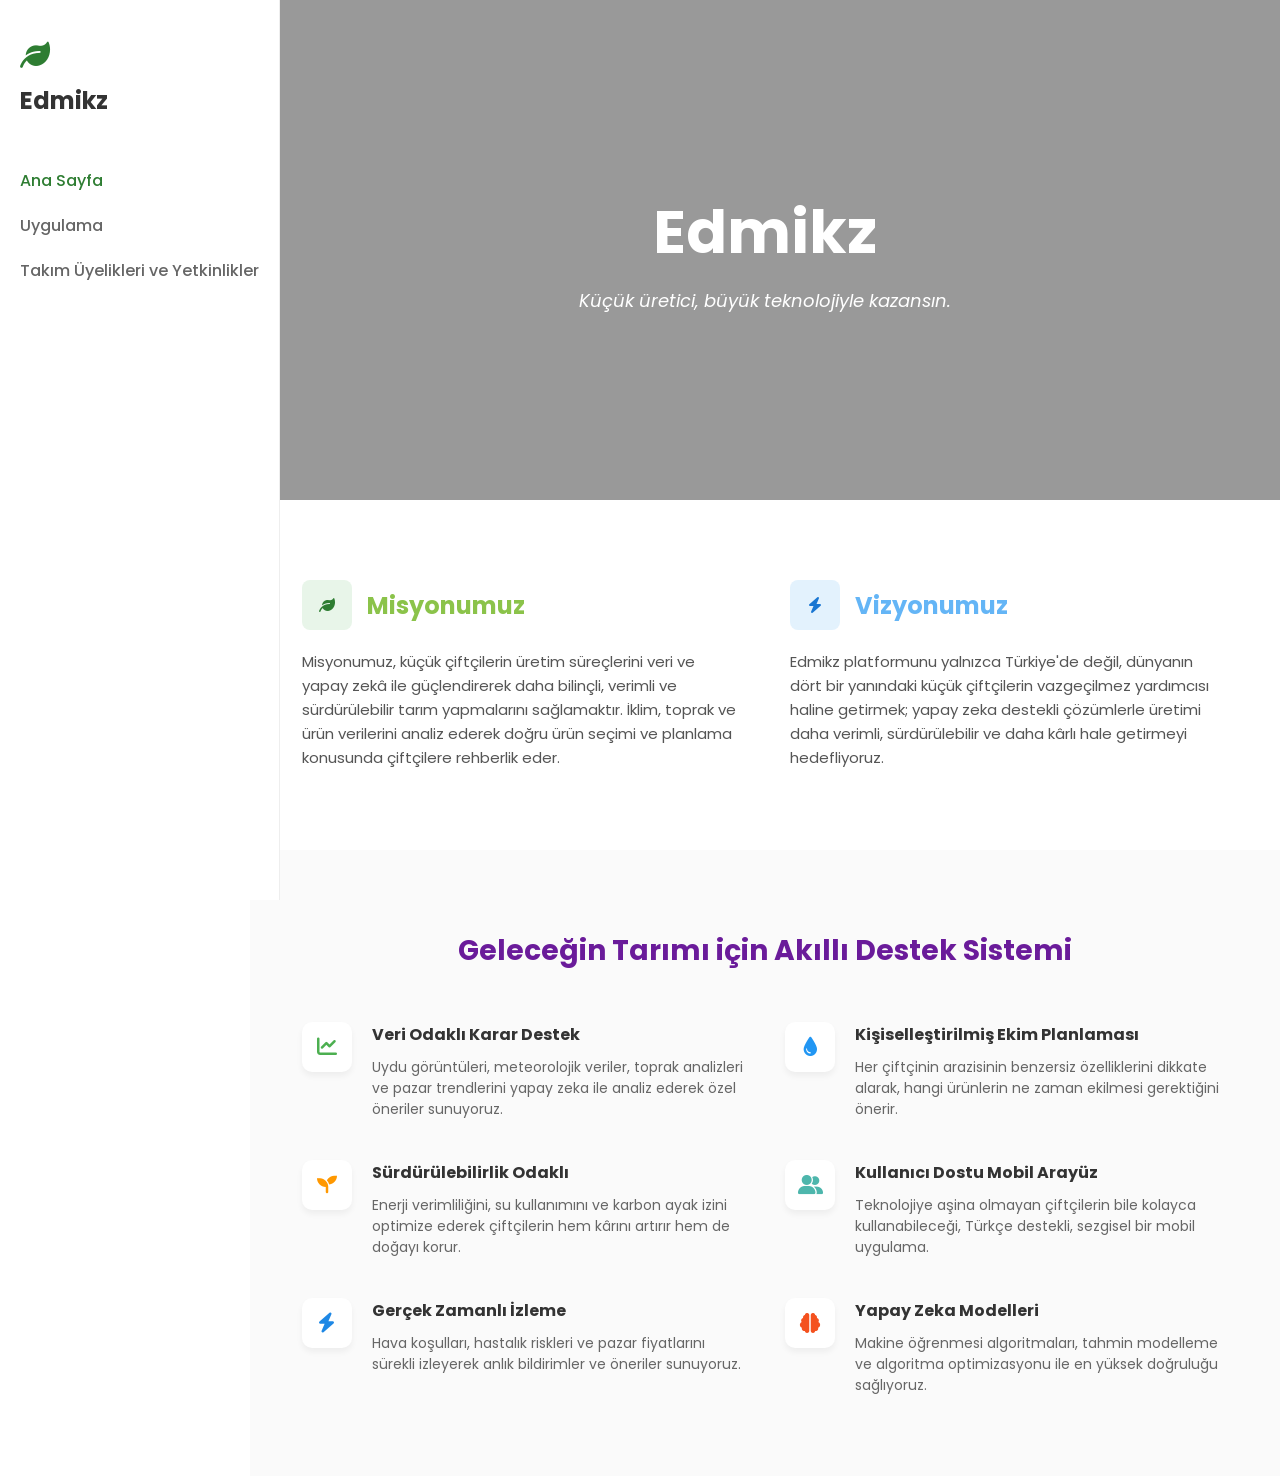
<file: index.html>
<!DOCTYPE html>
<html lang="tr">
<head>
    <meta charset="UTF-8">
    <meta name="viewport" content="width=device-width, initial-scale=1.0">
    <title>Edmikz - Geleceğin Tarımı</title>
    <link rel="stylesheet" href="https://cdnjs.cloudflare.com/ajax/libs/font-awesome/6.0.0/css/all.min.css">
    <link href="https://fonts.googleapis.com/css2?family=Poppins:wght@300;400;600;700&display=swap" rel="stylesheet">
    <meta name="view-transition" content="same-origin" />
    <link rel="stylesheet" href="style.css">
    <style>
        :root {
            --primary-color: #2e7d32;
            --accent-color: #4caf50;
            --bg-light: #f4f7f6;
            --text-dark: #333;
            --sidebar-width: 250px;
        }

        * {
            margin: 0;
            padding: 0;
            box-sizing: border-box;
            font-family: 'Poppins', sans-serif;
        }

        body {
            display: flex;
            background-color: #fff;
        }

        /* --- Yan Menü (Sidebar) --- */
        aside {
            width: vaar(--sidebar-width);
            height: 100vh;
            position: fixed;
            padding: 40px 20px;
            border-right: 1px solid #eee;
            background: white;
            z-index: 100;
        }

        .logo-container {
            margin-bottom: 50px;
        }

        .logo-container i {
            font-size: 30px;
            color: var(--primary-color);
        }

        .logo-container h1 {
            font-size: 24px;
            margin-top: 10px;
            color: var(--text-dark);
        }

        nav ul {
            list-style: none;
        }

        nav ul li {
            margin-bottom: 20px;
        }

        nav ul li a {
            text-decoration: none;
            color: #666;
            font-weight: 500;
            transition: 0.3s;
        }

        nav ul li a:hover, nav ul li a.active {
            color: var(--primary-color);
        }

        /* --- Ana İçerik Alanı --- */
        main {
            margin-left: var(--sidebar-width);
            width: calc(100% - var(--sidebar-width));
        }

        /* Hero Bölümü */
        .hero {
            position: relative;
            height: 500px;
            background: linear-gradient(rgba(0,0,0,0.4), rgba(0,0,0,0.4)), 
                        url('https://images.unsplash.com/photo-1523348837708-15d4a09cfac2?auto=format&fit=crop&q=80&w=2070') no-repeat center center/cover;
            display: flex;
            flex-direction: column;
            justify-content: center;
            align-items: center;
            color: white;
            text-align: center;
            padding: 20px;
        }

        .hero h2 {
            font-size: 60px;
            font-weight: 700;
            margin-bottom: 10px;
        }

        .hero p {
            font-size: 18px;
            font-style: italic;
            max-width: 600px;
        }

        /* Misyon & Vizyon */
        .mission-vision {
            display: flex;
            padding: 80px 5%;
            gap: 50px;
            background: #fff;
        }

        .card {
            flex: 1;
        }

        .card-header {
            display: flex;
            align-items: center;
            gap: 15px;
            margin-bottom: 20px;
        }

        .icon-box {
            width: 50px;
            height: 50px;
            display: flex;
            align-items: center;
            justify-content: center;
            border-radius: 8px;
        }

        .bg-green { background-color: #e8f5e9; color: #2e7d32; }
        .bg-blue { background-color: #e3f2fd; color: #1976d2; }

        .card h3 {
            font-size: 24px;
            color: #2e7d32;
        }

        .card p {
            color: #555;
            line-height: 1.6;
            font-size: 15px;
        }

        /* Özellikler (Grid) */
        .features-section {
            padding: 80px 5%;
            background-color: #fafafa;
            text-align: center;
        }

        .features-section h2 {
            color: #6a1b9a; /* Görseldeki morumsu başlık rengi */
            margin-bottom: 50px;
            font-size: 28px;
        }

        .features-grid {
            display: grid;
            grid-template-columns: repeat(2, 1fr);
            gap: 40px;
            text-align: left;
        }

        .feature-item {
            display: flex;
            gap: 20px;
        }

        .feature-icon {
            min-width: 50px;
            height: 50px;
            background: white;
            border-radius: 10px;
            display: flex;
            align-items: center;
            justify-content: center;
            box-shadow: 0 4px 6px rgba(0,0,0,0.05);
            font-size: 20px;
        }

        .feature-text h4 {
            margin-bottom: 10px;
            color: #333;
        }

        .feature-text p {
            font-size: 14px;
            color: #666;
            line-height: 1.5;
        }

        /* Responsive */
        @media (max-width: 768px) {
            aside { display: none; }
            main { margin-left: 0; width: 100%; }
            .mission-vision, .features-grid {
                flex-direction: column;
                grid-template-columns: 1fr;
            }
        }
    </style>
</head>
<body>

    <aside>
        <div class="logo-container">
            <i class="fas fa-leaf"></i>
            <h1>Edmikz</h1>
        </div>
        <nav>
            <ul>
                <li><a href="index.html" class="active">Ana Sayfa</a></li>
                <li><a href="index.htm (2).html">Uygulama</a></li>
                <li><a href="indexex.html">Takım Üyelikleri ve Yetkinlikler</a></li>
            </ul>
        </nav>
    </aside>

    <main>
        <section class="hero">
            <h2>Edmikz</h2>
            <p>Küçük üretici, büyük teknolojiyle kazansın.</p>
        </section>

        <section class="mission-vision">
            <div class="card">
                <div class="card-header">
                    <div class="icon-box bg-green"><i class="fas fa-leaf"></i></div>
                    <h3 style="color: #8bc34a;">Misyonumuz</h3>
                </div>
                <p>Misyonumuz, küçük çiftçilerin üretim süreçlerini veri ve yapay zekâ ile güçlendirerek daha bilinçli, verimli ve sürdürülebilir tarım yapmalarını sağlamaktır. İklim, toprak ve ürün verilerini analiz ederek doğru ürün seçimi ve planlama konusunda çiftçilere rehberlik eder.</p>
            </div>
            <div class="card">
                <div class="card-header">
                    <div class="icon-box bg-blue"><i class="fas fa-bolt"></i></div>
                    <h3 style="color: #64b5f6;">Vizyonumuz</h3>
                </div>
                <p>Edmikz platformunu yalnızca Türkiye'de değil, dünyanın dört bir yanındaki küçük çiftçilerin vazgeçilmez yardımcısı haline getirmek; yapay zeka destekli çözümlerle üretimi daha verimli, sürdürülebilir ve daha kârlı hale getirmeyi hedefliyoruz.</p>
            </div>
        </section>

        <section class="features-section">
            <h2>Geleceğin Tarımı için Akıllı Destek Sistemi</h2>
            
            <div class="features-grid">
                <div class="feature-item">
                    <div class="feature-icon" style="color: #4caf50;"><i class="fas fa-chart-line"></i></div>
                    <div class="feature-text">
                        <h4>Veri Odaklı Karar Destek</h4>
                        <p>Uydu görüntüleri, meteorolojik veriler, toprak analizleri ve pazar trendlerini yapay zeka ile analiz ederek özel öneriler sunuyoruz.</p>
                    </div>
                </div>
                <div class="feature-item">
                    <div class="feature-icon" style="color: #2196f3;"><i class="fas fa-tint"></i></div>
                    <div class="feature-text">
                        <h4>Kişiselleştirilmiş Ekim Planlaması</h4>
                        <p>Her çiftçinin arazisinin benzersiz özelliklerini dikkate alarak, hangi ürünlerin ne zaman ekilmesi gerektiğini önerir.</p>
                    </div>
                </div>
                <div class="feature-item">
                    <div class="feature-icon" style="color: #ff9800;"><i class="fas fa-seedling"></i></div>
                    <div class="feature-text">
                        <h4>Sürdürülebilirlik Odaklı</h4>
                        <p>Enerji verimliliğini, su kullanımını ve karbon ayak izini optimize ederek çiftçilerin hem kârını artırır hem de doğayı korur.</p>
                    </div>
                </div>
                <div class="feature-item">
                    <div class="feature-icon" style="color: #4db6ac;"><i class="fas fa-user-friends"></i></div>
                    <div class="feature-text">
                        <h4>Kullanıcı Dostu Mobil Arayüz</h4>
                        <p>Teknolojiye aşina olmayan çiftçilerin bile kolayca kullanabileceği, Türkçe destekli, sezgisel bir mobil uygulama.</p>
                    </div>
                </div>
                <div class="feature-item">
                    <div class="feature-icon" style="color: #1e88e5;"><i class="fas fa-bolt"></i></div>
                    <div class="feature-text">
                        <h4>Gerçek Zamanlı İzleme</h4>
                        <p>Hava koşulları, hastalık riskleri ve pazar fiyatlarını sürekli izleyerek anlık bildirimler ve öneriler sunuyoruz.</p>
                    </div>
                </div>
                <div class="feature-item">
                    <div class="feature-icon" style="color: #f4511e;"><i class="fas fa-brain"></i></div>
                    <div class="feature-text">
                        <h4>Yapay Zeka Modelleri</h4>
                        <p>Makine öğrenmesi algoritmaları, tahmin modelleme ve algoritma optimizasyonu ile en yüksek doğruluğu sağlıyoruz.</p>
                    </div>
                </div>
            </div>
        </section>
    </main>

</body>
</html>
</file>
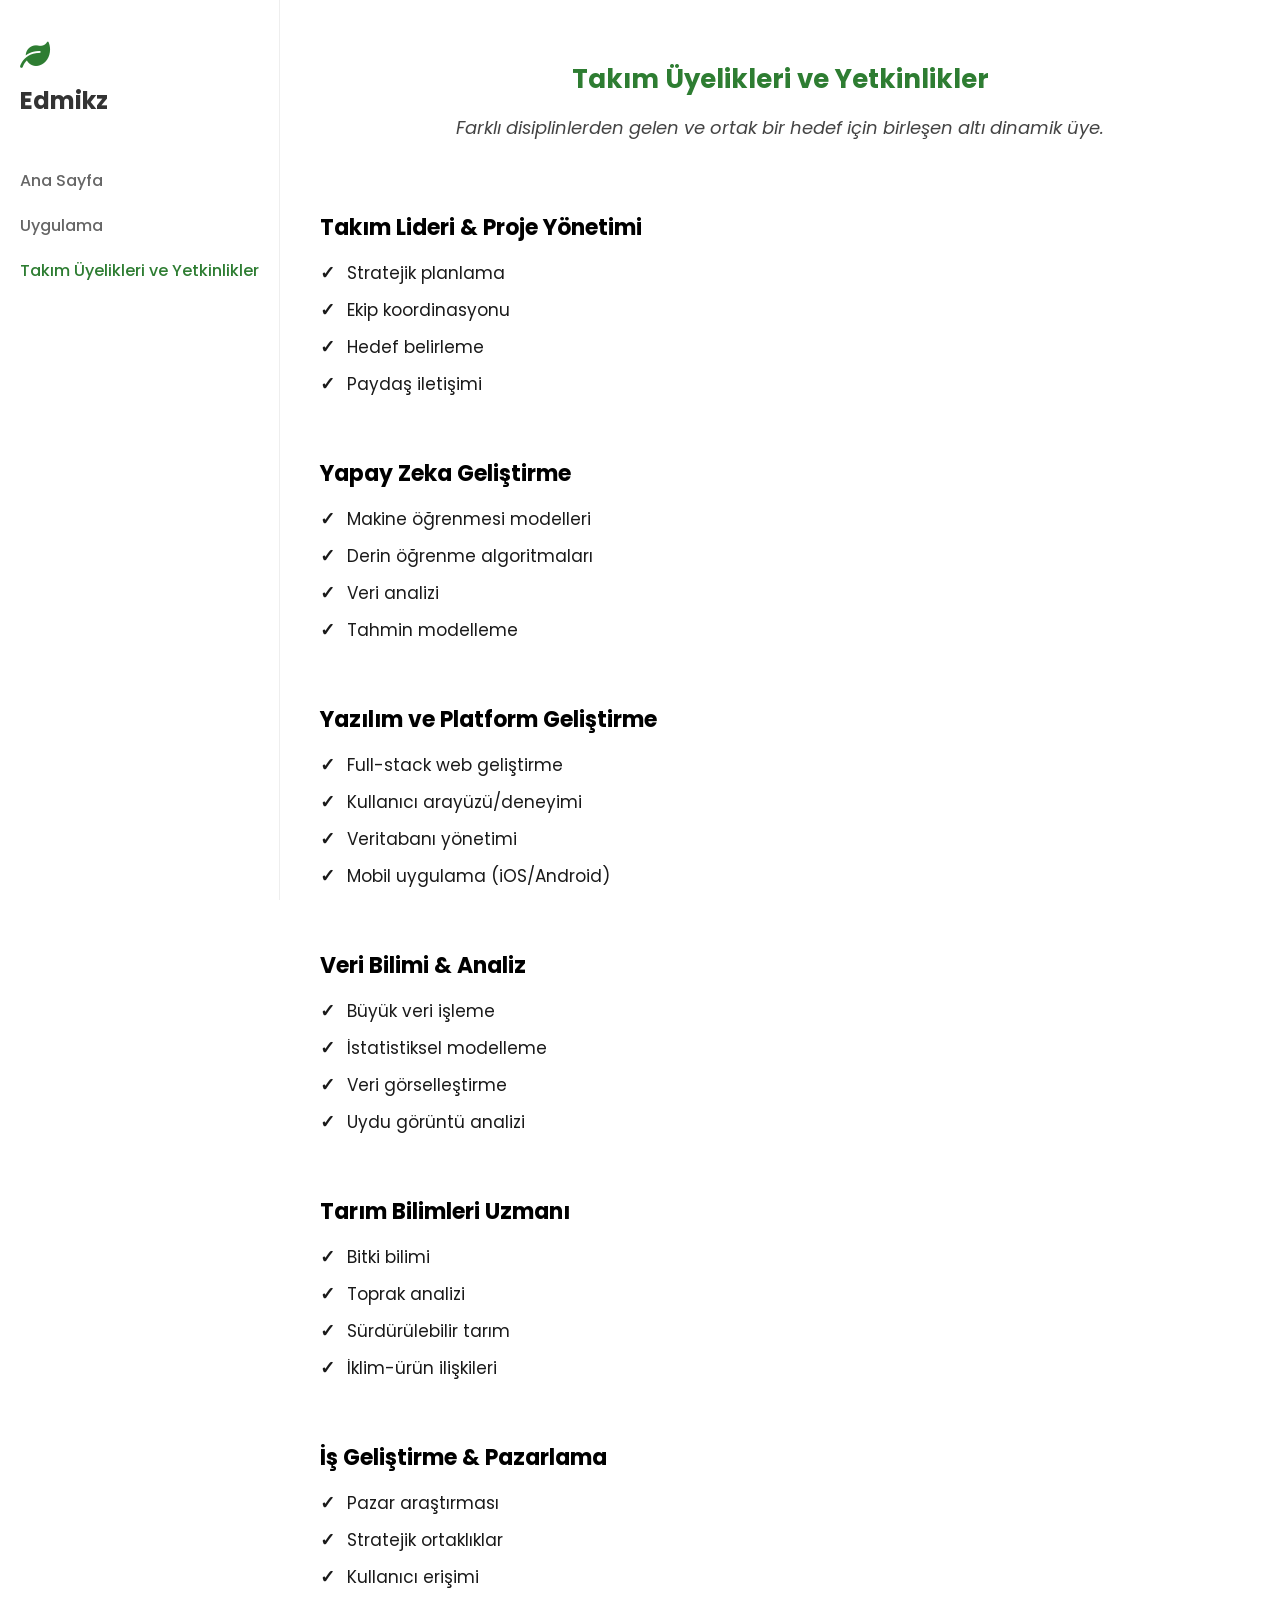
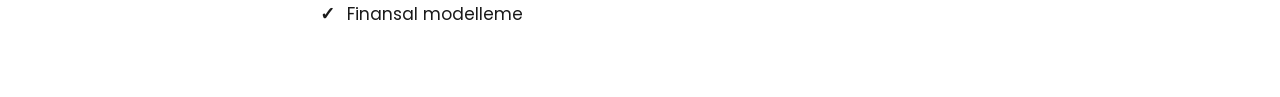
<file: indexex.html>
<!DOCTYPE html>
<html lang="tr">
<head>
    <meta charset="UTF-8">
    <meta name="viewport" content="width=device-width, initial-scale=1.0">
    <title>Edmikz - Geleceğin Tarımı</title>
    <link rel="stylesheet" href="https://cdnjs.cloudflare.com/ajax/libs/font-awesome/6.0.0/css/all.min.css">
    <link href="https://fonts.googleapis.com/css2?family=Poppins:wght@300;400;600;700&display=swap" rel="stylesheet">
    <meta name="view-transition" content="same-origin" />
    <link rel="stylesheet" href="style.css">
    <style>
       :root {
            --primary-color: #2e7d32;
            --accent-color: #4caf50;
            --bg-light: #f4f7f6;
            --text-dark: #333;
            --sidebar-width: 250px;
        }

        * {
            margin: 0;
            padding: 0;
            box-sizing: border-box;
            font-family: 'Poppins', sans-serif;
        }

        body {
            display: flex;
            background-color: #fff;
        }

        /* --- Yan Menü (Sidebar) --- */
        aside {
            width: vaar(--sidebar-width);
            height: 100vh;
            position: fixed;
            padding: 40px 20px;
            border-right: 1px solid #eee;
            background: white;
            z-index: 100;
        }

        .logo-container {
            margin-bottom: 50px;
        }

        .logo-container i {
            font-size: 30px;
            color: var(--primary-color);
        }

        .logo-container h1 {
            font-size: 24px;
            margin-top: 10px;
            color: var(--text-dark);
        }

        nav ul {
            list-style: none;
        }

        nav ul li {
            margin-bottom: 20px;
        }

        nav ul li a {
            text-decoration: none;
            color: #666;
            font-weight: 500;
            transition: 0.3s;
        }

        nav ul li a:hover, nav ul li a.active {
            color: var(--primary-color);
        }


        /* Ana İçerik Alanı */
        .main-content {
            margin-left: 280px; /* Boşluk kadar sağa itiyoruz */
            flex: 1;
            padding: 60px 40px;
            max-width: 1000px;
        }

        .header-area {
            text-align: center;
            margin-bottom: 70px;
        }

        .header-area h1 {
            font-size: 26px;
            color: #2e7d32;
            margin-bottom: 15px;
        }

        .header-area p {
            font-size: 18px;
            color: #444;
            font-style: italic;
        }

        /* Liste Düzeni */
        .competency-container {
            display: flex;
            flex-direction: column;
            gap: 50px;
        }

        .category-block h2 {
            font-size: 22px;
            color: #000;
            margin-bottom: 15px;
            font-weight: bold;
        }

        .skill-list {
            list-style: none;
        }

        .skill-list li {
            font-size: 17px;
            color: #1a1a1a;
            margin-bottom: 10px;
            display: flex;
            align-items: center;
        }

        .skill-list li::before {
            content: '✓';
            margin-right: 12px;
            font-weight: bold;
            font-size: 18px;
        }

        /* Mobil uyum: Ekran küçülünce boşluk kalkar */
        @media (max-width: 900px) {
            .sidebar-spacer { display: none; }
            .main-content { margin-left: 0; padding: 30px 20px; }
        }
    </style>
</head>
<body>
    <aside>
        <div class="logo-container">
            <i class="fas fa-leaf"></i>
            <h1>Edmikz</h1>
        </div>
        <nav>
            <ul>
                <li><a href="index.html" ">Ana Sayfa</a></li>
                <li><a href="index.htm (2).html">Uygulama</a></li>
                <li><a href="indexex.html"class="active">Takım Üyelikleri ve Yetkinlikler</a></li>
            </ul>
        </nav>
    </aside>

    <div class="sidebar-spacer"></div>

    <main class="main-content">
        <div class="header-area">
            <h1>Takım Üyelikleri ve Yetkinlikler</h1>
            <p>Farklı disiplinlerden gelen ve ortak bir hedef için birleşen altı dinamik üye.</p>
        </div>

        <div class="competency-container">
            <div class="category-block">
                <h2>Takım Lideri & Proje Yönetimi</h2>
                <ul class="skill-list">
                    <li>Stratejik planlama</li>
                    <li>Ekip koordinasyonu</li>
                    <li>Hedef belirleme</li>
                    <li>Paydaş iletişimi</li>
                </ul>
            </div>

            <div class="category-block">
                <h2>Yapay Zeka Geliştirme</h2>
                <ul class="skill-list">
                    <li>Makine öğrenmesi modelleri</li>
                    <li>Derin öğrenme algoritmaları</li>
                    <li>Veri analizi</li>
                    <li>Tahmin modelleme</li>
                </ul>
            </div>

            <div class="category-block">
                <h2>Yazılım ve Platform Geliştirme</h2>
                <ul class="skill-list">
                    <li>Full-stack web geliştirme</li>
                    <li>Kullanıcı arayüzü/deneyimi</li>
                    <li>Veritabanı yönetimi</li>
                    <li>Mobil uygulama (iOS/Android)</li>
                </ul>
            </div>

            <div class="category-block">
                <h2>Veri Bilimi & Analiz</h2>
                <ul class="skill-list">
                    <li>Büyük veri işleme</li>
                    <li>İstatistiksel modelleme</li>
                    <li>Veri görselleştirme</li>
                    <li>Uydu görüntü analizi</li>
                </ul>
            </div>

            <div class="category-block">
                <h2>Tarım Bilimleri Uzmanı</h2>
                <ul class="skill-list">
                    <li>Bitki bilimi</li>
                    <li>Toprak analizi</li>
                    <li>Sürdürülebilir tarım</li>
                    <li>İklim-ürün ilişkileri</li>
                </ul>
            </div>

            <div class="category-block">
                <h2>İş Geliştirme & Pazarlama</h2>
                <ul class="skill-list">
                    <li>Pazar araştırması</li>
                    <li>Stratejik ortaklıklar</li>
                    <li>Kullanıcı erişimi</li>
                    <li>Finansal modelleme</li>
                </ul>
            </div>
        </div>
    </main>

</body>
</html>
</file>
<file: style.css>
/* Sayfa yüklendiğinde içeriğin yukarıdan gelmesi */
body {
    animation: fadeIn 0.8s ease-in-out;
}

@keyframes fadeIn {
    from { opacity: 0; transform: translateY(20px); }
    to { opacity: 1; transform: translateY(0); }
}
</file>
